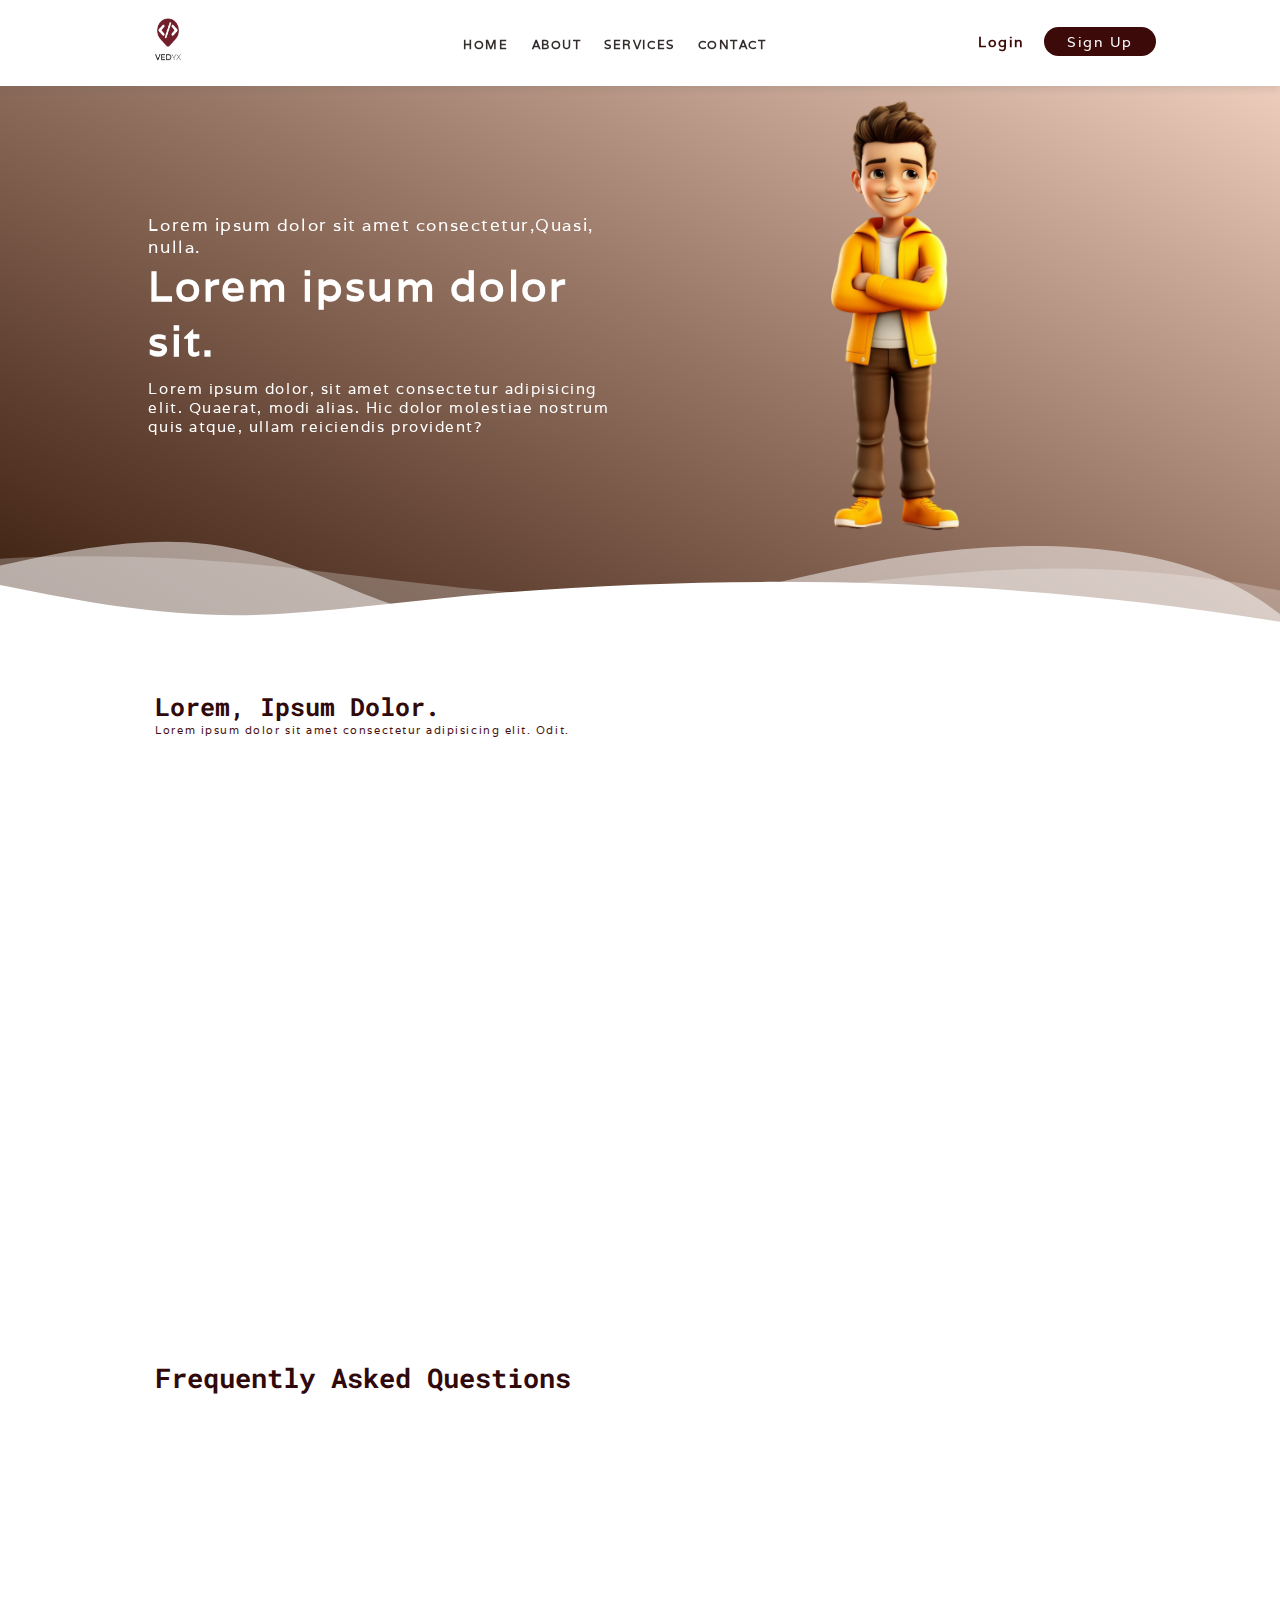
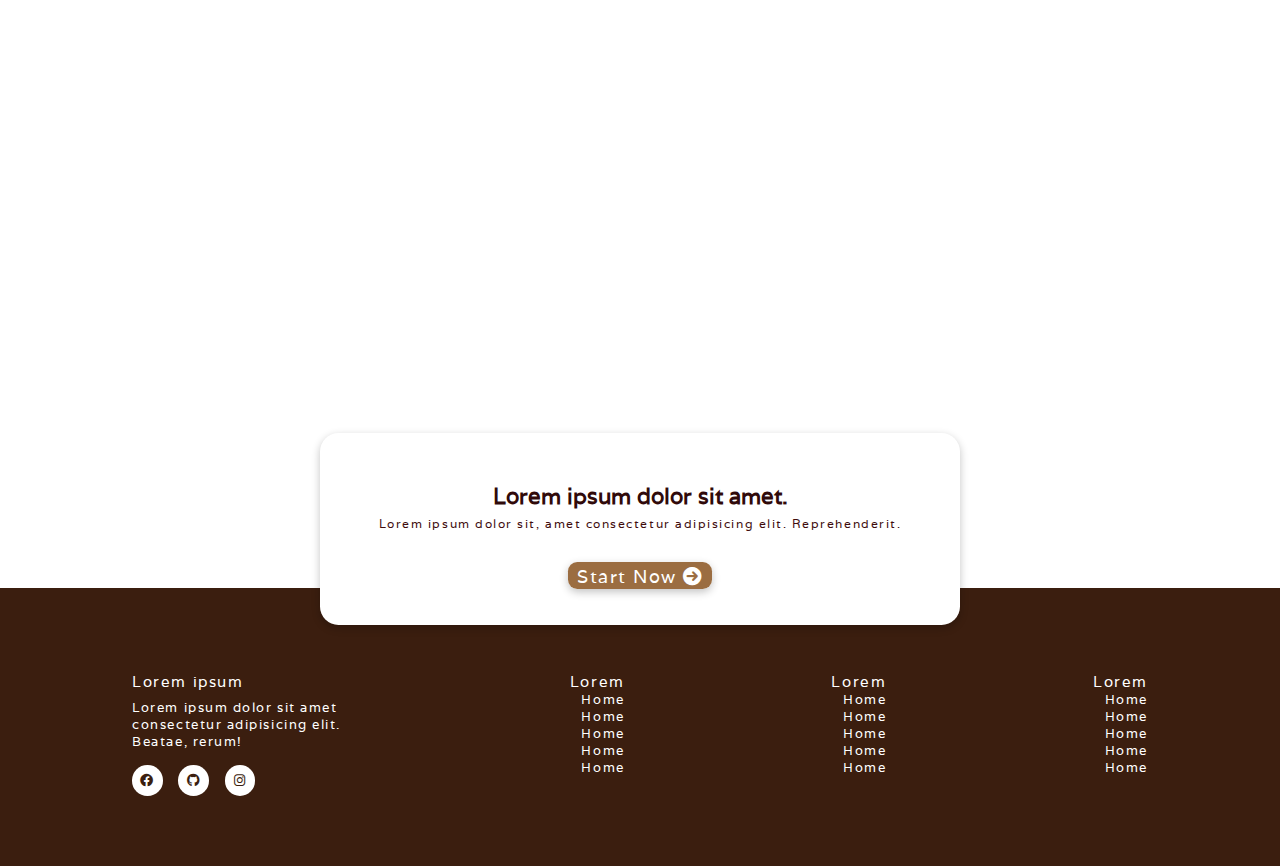
<file: index.html>
<!DOCTYPE html>
<html lang="en">
<head>
    <meta charset="UTF-8">
    <meta name="viewport" content="width=device-width, initial-scale=1.0">
    <meta name="description" content="Boost your tech career with practical tutorials, project-based learning, and skill-building resources in web development, Java, Python, ethical hacking, and more.">
    <title>Homepage</title>
    <link rel="stylesheet" href="https://cdnjs.cloudflare.com/ajax/libs/font-awesome/6.0.0/css/all.min.css" integrity="sha512-9usAa10IRO0HhonpyAIVpjrylPvoDwiPUiKdWk5t3PyolY1cOd4DSE0Ga+ri4AuTroPR5aQvXU9xC6qOPnzFeg==" crossorigin="anonymous" referrerpolicy="no-referrer"/>
    <link href="https://unpkg.com/aos@2.3.1/dist/aos.css" rel="stylesheet">
    <link rel="stylesheet" href="css/style.css">

    <style>
        @media screen and (width <=345px) {
            #contact-button a{
                font-size: 1.1rem;
            }
            #contact-title{
                font-size: 1.8rem;
            }
            #contact-content{
                font-size: 1.1rem;
            }
            #contact-button{
                width: auto;
            }
            #section-contact-homepage .container{
                padding-top: 1rem;
                padding-bottom: 4rem;
            }
        }
    </style>
</head>
<body>
    <!--?Navbar section start-->
    <header class="section-navbar">
    <div class="container" id="navContainer">

    <!-- Logo -->
        <div class="navbar-image">
        <a href="index.html">
            <img src="./assets/Images/vedyx.webp" alt="Logo" height="78px" width="90%" />
        </a>
        </div>

    <!-- Login & Sign Up (always visible) -->
    
    <!-- Hamburger -->
    <div class="hamburger" id="hamburger">☰</div>
    
    <!-- Collapsible Nav Menu (only links) -->
        <nav class="navbar" id="navbarMenu">
            <ul>
                <li class="nav_items"><a href="index.html">Home</a></li>
                <li class="nav_items"><a href="about.html">About</a></li>
                <li class="nav_items"><a href="services.html">Services</a></li>
                <li class="nav_items"><a href="contact.html">Contact</a></li>
            </ul>
        </nav>
        <div class="nav-buttons">
        <a href="login.html" class="btn login">Login</a>
        <a href="signup.html" class="btn register">Sign Up</a>
        </div>

    </div>
    </header>

    <!--?Navbar section end-->

    <!--?Main figure section start-->
    <main>
        <div class="section-main">
            <div class="container grid grid-two--cols">
                <div class="section-main-content" data-aos="fade-right">
                    <p class="content-subheading">Lorem ipsum dolor sit amet consectetur,Quasi, nulla.</p>
                    <h1 class="content-heading">Lorem ipsum dolor sit.</h1>
                    <p class="content-para">Lorem ipsum dolor, sit amet consectetur adipisicing elit. Quaerat, modi alias. Hic dolor molestiae nostrum quis atque, ullam reiciendis provident?</p>
                </div>
                <div class="section-main-image" data-aos="zoom-in-up">
                    <figure>
                        <img src="./assets/Images/3d-cartoon-style-character.webp" alt="a boy doing coding">
                    </figure>
                </div>
                </div>
            </div>
        </div>
        <div class="custom-shape-divider-bottom-1752218502">
    <svg data-name="Layer 1" xmlns="http://www.w3.org/2000/svg" viewBox="0 0 1200 120" preserveAspectRatio="none">
        <path d="M0,0V46.29c47.79,22.2,103.59,32.17,158,28,70.36-5.37,136.33-33.31,206.8-37.5C438.64,32.43,512.34,53.67,583,72.05c69.27,18,138.3,24.88,209.4,13.08,36.15-6,69.85-17.84,104.45-29.34C989.49,25,1113-14.29,1200,52.47V0Z" opacity=".25" class="shape-fill"></path>
        <path d="M0,0V15.81C13,36.92,27.64,56.86,47.69,72.05,99.41,111.27,165,111,224.58,91.58c31.15-10.15,60.09-26.07,89.67-39.8,40.92-19,84.73-46,130.83-49.67,36.26-2.85,70.9,9.42,98.6,31.56,31.77,25.39,62.32,62,103.63,73,40.44,10.79,81.35-6.69,119.13-24.28s75.16-39,116.92-43.05c59.73-5.85,113.28,22.88,168.9,38.84,30.2,8.66,59,6.17,87.09-7.5,22.43-10.89,48-26.93,60.65-49.24V0Z" opacity=".5" class="shape-fill"></path>
        <path d="M0,0V5.63C149.93,59,314.09,71.32,475.83,42.57c43-7.64,84.23-20.12,127.61-26.46,59-8.63,112.48,12.24,165.56,35.4C827.93,77.22,886,95.24,951.2,90c86.53-7,172.46-45.71,248.8-84.81V0Z" class="shape-fill"></path>
    </svg>
</div>
    </main>

    <!--?Main figure section end-->

    <!--?courses section start-->
    <section class="section-course">
        <div class="container">
            <div class="common-heading">Lorem, ipsum dolor.</div>
            <p class="common-subheading">Lorem ipsum dolor sit amet consectetur adipisicing elit. Odit.</p>
        </div>
        <div class="container grid grid-four--cols">
            <div class="course-div"  data-aos="fade-up">
                <div class="course-icon">
                    <i class="fa-brands fa-linux"></i>
                </div>
                <h3 class="section-common--title">Linux</h3>
                    <p>
                        Lorem, ipsum dolor sit amet consectetur adipisicing elit. Unde atque possimus deserunt consectetur alias, sit enim saepe fugit nesciunt deleniti consequuntur accusamus.
                    </p>
            </div>
            <div class="course-div" data-aos="fade-up">
                <div class="course-icon">
                    <i class="fa-brands fa-html5"></i>
                </div>
                <h3 class="section-common--title">HTML</h3>
                    <p>
                        Lorem, ipsum dolor sit amet consectetur adipisicing elit. Unde atque possimus deserunt consectetur alias, sit enim saepe fugit nesciunt deleniti consequuntur accusamus.
                    </p>
            </div>
            <div class="course-div" data-aos="fade-up">
                <div class="course-icon">
                    <i class="fa-brands fa-css3-alt"></i>
                </div>
                <h3 class="section-common--title">CSS</h3>
                    <p>
                        Lorem, ipsum dolor sit amet consectetur adipisicing elit. Unde atque possimus deserunt consectetur alias, sit enim saepe fugit nesciunt deleniti consequuntur accusamus.
                    </p>
            </div>
            <div class="course-div" data-aos="fade-up">
                <div class="course-icon">
                    <i class="fa-brands fa-js"></i>
                </div>
                <h3 class="section-common--title">JavaScript</h3>
                    <p>
                        Lorem, ipsum dolor sit amet consectetur adipisicing elit. Unde atque possimus deserunt consectetur alias, sit enim saepe fugit nesciunt deleniti consequuntur accusamus.
                    </p>
            </div> 
            <div class="course-div" data-aos="fade-up">
                <div class="course-icon">
                    <i class="fa-brands fa-python"></i>
                </div>
                <h3 class="section-common--title">Python</h3>
                    <p>
                        Lorem, ipsum dolor sit amet consectetur adipisicing elit. Unde atque possimus deserunt consectetur alias, sit enim saepe fugit nesciunt deleniti consequuntur accusamus.
                    </p>
            </div>
            <div class="course-div" data-aos="fade-up" >
                <div class="course-icon">
                    <i class="fa-brands fa-java"></i>
                </div>
                <h3 class="section-common--title">Java</h3>
                    <p>
                        Lorem, ipsum dolor sit amet consectetur adipisicing elit. Unde atque possimus deserunt consectetur alias, sit enim saepe fugit nesciunt deleniti consequuntur accusamus.
                    </p>
            </div>
            <div class="course-div" data-aos="fade-up" >
                <div class="course-icon">
                    <i class="fa-brands fa-docker"></i>
                </div>
                <h3 class="section-common--title">Docker</h3>
                    <p>
                        Lorem, ipsum dolor sit amet consectetur adipisicing elit. Unde atque possimus deserunt consectetur alias, sit enim saepe fugit nesciunt deleniti consequuntur accusamus.
                    </p>
            </div>
        </div>

    </section>

    <!--?courses section end-->

    <!--?Faq section start-->
    <section class="section-faq">
        <div class="container">
            <div class="common-heading">Frequently Asked Questions</div>
        </div>
        <div class="container grid grid-one--cols">
        <div class="faq-div" data-aos="fade-right" data-aos-delay="100">
            <button class="accordion">
                Lorem ipsum dolor sit amet.
                <i class="fa-solid fa-chevron-down"></i>
            </button>
            <div class="answer">
                <p>Lorem, ipsum dolor sit amet consectetur adipisicing elit. Esse, officia enim! Eligendi maiores incidunt aut ducimus maxime voluptatibus, eos laudantium.</p>
            </div>
        </div> 
        <div class="faq-div" data-aos="fade-left" data-aos-delay="100">
            <button class="accordion">
                Lorem ipsum dolor sit amet.
                <i class="fa-solid fa-chevron-down"></i>
            </button>
            <div class="answer">
                <p>Lorem, ipsum dolor sit amet consectetur adipisicing elit. Esse, officia enim! Eligendi maiores incidunt aut ducimus maxime voluptatibus, eos laudantium.</p>
            </div>
        </div>
        <div class="faq-div" data-aos="fade-right" data-aos-delay="150">
            <button class="accordion">
                Lorem ipsum dolor sit amet.
                <i class="fa-solid fa-chevron-down"></i>
            </button>
            <div class="answer">
                <p>Lorem ipsum dolor sit amet consectetur adipisicing elit. Earum ab qui a saepe fugiat animi autem, odit, libero non explicabo sint sed cum temporibus officiis reprehenderit laborum illo ut tempora!</p>
            </div>
        </div>
        <div class="faq-div" data-aos="fade-left" data-aos-delay="150">
            <button class="accordion">
                Lorem ipsum dolor sit amet.
                <i class="fa-solid fa-chevron-down"></i>
            </button>
            <div class="answer">
                <p>Lorem, ipsum dolor sit amet consectetur adipisicing elit. Esse, officia enim! Eligendi maiores incidunt aut ducimus maxime voluptatibus, eos laudantium.</p>
            </div>
        </div>
        </div>
    </section>
    <!--?Faq section end-->

    <!--?footer contact section start-->

    <div class="section-contact-homepage" id="section-contact-homepage">
        <div class="container grid grid-one--cols">
            <div class="contact-content" id="contact-content">
                <h2 class="contact-title" id="contact-title">Lorem ipsum dolor sit amet.</h2>
                <p>Lorem ipsum dolor sit, amet consectetur adipisicing elit. Reprehenderit.</p>
            </div>
        <div class="contact-button btn" id="contact-button">
                <a href="contact.html">
                    start now <i class="fa-solid fa-arrow-circle-right"></i>
                </a>
        </div>
        </div>
    </div>

    <!--?footer contact section end-->

    <!--?Footer section start-->
    <footer>
        <div class="container grid grid-four--cols">
            <div class="footer-1">
                <div class="logo">
                    <a href="index.html" class="footer-subheading">Lorem ipsum</a>
                </div>
                <p>Lorem ipsum dolor sit amet consectetur adipisicing elit. Beatae, rerum!</p>

                <div class="footer-icon">
                    <a href="" target="_blank">
                        <i class="fa-brands fa-facebook"></i>
                    </a>
                    <a href="" target="_blank">
                        <i class="fa-brands fa-github"></i>
                    </a>
                    <a href="" target="_blank">
                        <i class="fa-brands fa-instagram"></i>
                    </a>
                </div>
            </div>
            <div class="footer-2">
                <p class="footer-subheading">Lorem</p>
                <ul>
                    <li><a href="index.html">Home</a></li>
                    <li><a href="index.html">Home</a></li>
                    <li><a href="index.html">Home</a></li>
                    <li><a href="index.html">Home</a></li>
                    <li><a href="index.html">Home</a></li>
                </ul>
            </div>
            <div class="footer-3">
                <p class="footer-subheading">Lorem</p>
                <ul>
                    <li><a href="index.html">Home</a></li>
                    <li><a href="index.html">Home</a></li>
                    <li><a href="index.html">Home</a></li>
                    <li><a href="index.html">Home</a></li>
                    <li><a href="index.html">Home</a></li>
                </ul>
            </div>
            <div class="footer-4">
                <p class="footer-subheading">Lorem</p>
                <ul>
                    <li><a href="index.html">Home</a></li>
                    <li><a href="index.html">Home</a></li>
                    <li><a href="index.html">Home</a></li>
                    <li><a href="index.html">Home</a></li>
                    <li><a href="index.html">Home</a></li>
                </ul>
            </div>
        </div>
    </footer>
    <!--?Footer section end-->


    <!--?Aos plugin js start-->
    <script src="https://unpkg.com/aos@2.3.1/dist/aos.js"></script>
    <script>
        AOS.init();
        </script>
    <!--?Aos plugin js end-->




    <!--?Js code snippet start-->
    <script>
        var acc=document.getElementsByClassName("accordion");
        var i;
        for(i=0; i<acc.length ; i++){
            acc[i].addEventListener("click",function()
            {
                this.classList.toggle("active");
                this.parentElement.classList.toggle("active");
                var ans = this.nextElementSibling;
                if(ans.style.display === "block"){
                    ans.style.display = "none";
                }else{
                    ans.style.display = "block";
                }
            })
        }
    </script>
    <!--?Js code snippet start-->

    <script>
    const hamburger = document.getElementById("hamburger");
    const navbarMenu = document.getElementById("navbarMenu");

    hamburger.addEventListener("click", () => {
        navbarMenu.classList.toggle("active");
    });
</script>

</body>
</html>
</file>
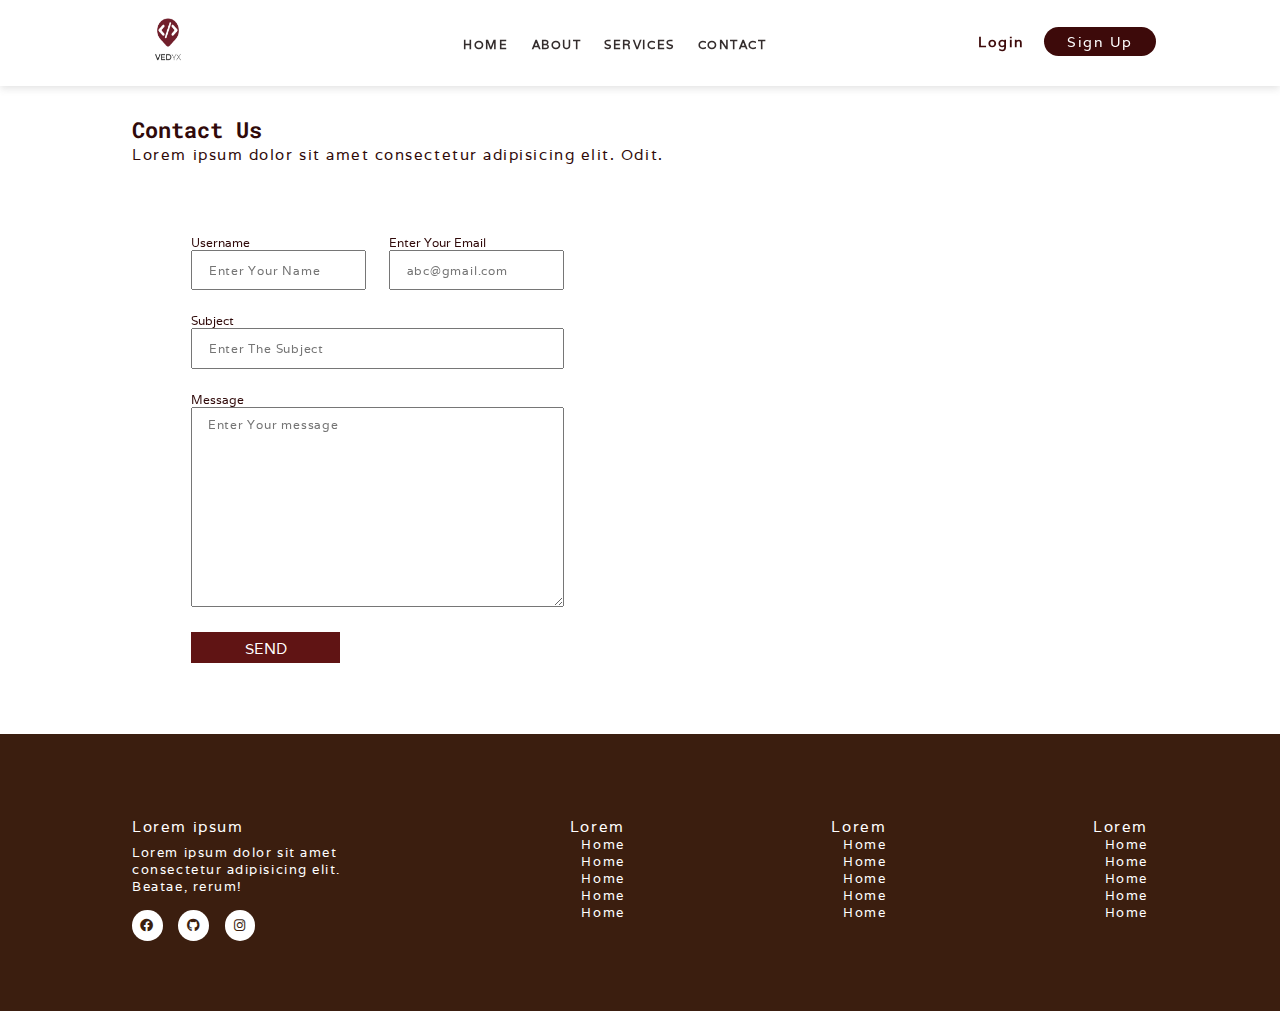
<file: contact.html>
<!DOCTYPE html>
<html lang="en">
<head>
    <meta charset="UTF-8">
    <meta name="viewport" content="width=device-width, initial-scale=1.0">
    <meta name="description" content="Boost your tech career with practical tutorials, project-based learning, and skill-building resources in web development, Java, Python, ethical hacking, and more.">
    <title>Contact</title>
    <link rel="stylesheet" href="https://cdnjs.cloudflare.com/ajax/libs/font-awesome/6.0.0/css/all.min.css" integrity="sha512-9usAa10IRO0HhonpyAIVpjrylPvoDwiPUiKdWk5t3PyolY1cOd4DSE0Ga+ri4AuTroPR5aQvXU9xC6qOPnzFeg==" crossorigin="anonymous" referrerpolicy="no-referrer"/>
    <link href="https://unpkg.com/aos@2.3.1/dist/aos.css" rel="stylesheet">
    <link rel="stylesheet" href="css/style.css">
    <link rel="preconnect" href="https://fonts.googleapis.com">
    <link rel="preconnect" href="https://fonts.gstatic.com" crossorigin>
    <link href="https://fonts.googleapis.com/css2?family=Varela&display=swap" rel="stylesheet">

    <style>
        .section-contact .grid{
            padding: 1rem 1rem;
            padding-bottom: 3rem;
            gap:2.2rem;
        }
        .contact-content{
            padding-left: 2.8rem;
        }
        form{
            margin-left: -20rem;
            padding: 2rem 3rem ;
        }
        .grid-two--cols{
            display: grid;
            grid-template-columns: repeat(2,1fr);
            gap:3rem;
            margin-bottom: 3rem;
        }
        input,textarea{
            width: 100%;
            padding: 1.2rem 2rem;
            letter-spacing: .1rem;
            color: rgb(48, 10, 10);
            font-family: "varela",sans-serif;
        }
        
        ::placeholder{
            font-size: 1.5rem;
            letter-spacing: .1rem;
        }
        label{
        display: block;
        text-transform: capitalize;
        font-size: 1.5rem;
        color: var(--main_color);
        font-family: var(--font-family2);
        }

        input:focus-visible, textarea:focus-visible{
            color:rgb(57, 12, 12);
            outline: .1rem solid rgb(50, 8, 8);
            border-radius: .1rem;
        }

        .submit{
            width: 40%;
            margin-left: -4rem;
            background-color: rgb(96, 20, 20);
            color: white;
            font-size: 2rem;
            text-align: center;
            font-weight: 550;
            font-family: "varela",sans-serif;
            text-transform: uppercase;
            transition: all .2s ease-out;
        }
        .submit:hover{
            background-color: rgb(59, 12, 12);
        }
        .contact-map{
            padding-top: 3.4rem;
        }
        .container .grid{
            padding-top: 1rem;
        }
        .section-contact .container:first-child{
            padding-bottom: 5rem;
        }
        @media screen and (width >=2900px) {
        iframe{
            width: 50rem;
            height: 40rem;
            margin: 1rem 4rem;
            margin-top: 0;
        }
        form{
            width: 50rem;
            height: auto;
        }
    }
    @media screen and (width <=1300px) {
        iframe{
            width:60rem;
            height: 53rem;
            padding-left: 7rem;
        }
        form{
            height: auto;
            margin-left: 0;
            padding-left: 0;
        }
    }
    @media screen and (width <= 768px) {
        .section-contact .grid-two--cols {
            grid-template-columns: 1fr;
        }
        form {
            width: 100%;
            padding:0 8rem;
            padding-left: 2rem;
        }
        iframe{
            width: 100%;
            padding-left: 4rem;
            padding-right: 6rem;
        }
    }


    </style>
</head>
<body>
    <!--?Navbar section start-->
    <header class="section-navbar">
    <div class="container" id="navContainer">

    <!-- Logo -->
        <div class="navbar-image">
        <a href="index.html">
            <img src="./assets/Images/vedyx.webp" alt="Logo" height="78px" width="90%" />
        </a>
        </div>

    <!-- Login & Sign Up (always visible) -->
    
    <!-- Hamburger -->
    <div class="hamburger" id="hamburger">☰</div>
    
    <!-- Collapsible Nav Menu (only links) -->
        <nav class="navbar" id="navbarMenu">
            <ul>
                <li class="nav_items"><a href="index.html">Home</a></li>
                <li class="nav_items"><a href="about.html">About</a></li>
                <li class="nav_items"><a href="services.html">Services</a></li>
                <li class="nav_items"><a href="contact.html">Contact</a></li>
            </ul>
        </nav>
        <div class="nav-buttons">
        <a href="login.html" class="btn login">Login</a>
        <a href="signup.html" class="btn register">Sign Up</a>
        </div>

    </div>
    </header>

    <!--?Navbar section end-->

    <!--?main contact section start-->
    <section class="section-contact">
        <div class="container">
            <div class="common-heading">contact us</div>
            <p class="common-subheading">Lorem ipsum dolor sit amet consectetur adipisicing elit. Odit.</p>
        </div>
        <div class="container grid grid-two--cols">
            <div class="contact-content" data-aos="fade-right" data-aos-delay="100">
                <form   action="https://formspree.io/f/xanbyeya"  method="POST">
                    <div class="grid-two--cols">
                        <div>
                            <label for="fullname">username</label>
                            <input type="text" name="fullname" id="fullname" required autocomplete="off" placeholder="Enter Your Name" />
                        </div>
                        <div>
                            <label for="email">enter your email</label>
                            <input type="email" name="email" id="email" required autocomplete="off" placeholder="abc@gmail.com" />
                        </div>
                    </div>
                    <div class="contact-3">
                        <label for="subject">subject</label>
                        <input type="text" name="subject" id="subject" placeholder="Enter The Subject">
                    </div>
                    <div class="contact-3">
                        <label for="message">message</label>
                        <textarea name="message" id="message" cols="30" rows="10" placeholder="Enter Your message"></textarea>
                    </div>
                    <div>
                        <button type="submit" class="btn submit">Send</button>
                    </div>
                </form>
            </div>
            <div class="contact-map" data-aos="fade-left" data-aos-delay="200">
                <iframe src="https://www.google.com/maps/embed?pb=!1m18!1m12!1m3!1d117925.35231277325!2d88.26495090163961!3d22.53540637448262!2m3!1f0!2f0!3f0!3m2!1i1024!2i768!4f13.1!3m3!1m2!1s0x39f882db4908f667%3A0x43e330e68f6c2cbc!2sKolkata%2C%20West%20Bengal!5e0!3m2!1sen!2sin!4v1752342689618!5m2!1sen!2sin" width="600" height="450" style="border:0;" allowfullscreen="" loading="lazy" referrerpolicy="no-referrer-when-downgrade">
                </iframe>
            </div>
        </div>
    </section>

    <!--?main contact section start-->

    
    <!--?Footer section start-->
    <footer>
        <div class="container grid grid-four--cols">
            <div class="footer-1">
                <div class="logo">
                    <a href="index.html" class="footer-subheading">Lorem ipsum</a>
                </div>
                <p>Lorem ipsum dolor sit amet consectetur adipisicing elit. Beatae, rerum!</p>

                <div class="footer-icon">
                    <a href="" target="_blank">
                        <i class="fa-brands fa-facebook"></i>
                    </a>
                    <a href="" target="_blank">
                        <i class="fa-brands fa-github"></i>
                    </a>
                    <a href="" target="_blank">
                        <i class="fa-brands fa-instagram"></i>
                    </a>
                </div>
            </div>
            <div class="footer-2">
                <p class="footer-subheading">Lorem</p>
                <ul>
                    <li><a href="index.html">Home</a></li>
                    <li><a href="index.html">Home</a></li>
                    <li><a href="index.html">Home</a></li>
                    <li><a href="index.html">Home</a></li>
                    <li><a href="index.html">Home</a></li>
                </ul>
            </div>
            <div class="footer-3">
                <p class="footer-subheading">Lorem</p>
                <ul>
                    <li><a href="index.html">Home</a></li>
                    <li><a href="index.html">Home</a></li>
                    <li><a href="index.html">Home</a></li>
                    <li><a href="index.html">Home</a></li>
                    <li><a href="index.html">Home</a></li>
                </ul>
            </div>
            <div class="footer-4">
                <p class="footer-subheading">Lorem</p>
                <ul>
                    <li><a href="index.html">Home</a></li>
                    <li><a href="index.html">Home</a></li>
                    <li><a href="index.html">Home</a></li>
                    <li><a href="index.html">Home</a></li>
                    <li><a href="index.html">Home</a></li>
                </ul>
            </div>
        </div>
    </footer>
    <!--?Footer section end-->


        <!--?Aos plugin js start-->
    <script src="https://unpkg.com/aos@2.3.1/dist/aos.js"></script>
    <script>
        AOS.init();
        </script>
    <!--?Aos plugin js end-->


    <script>
    const hamburger = document.getElementById("hamburger");
    const navbarMenu = document.getElementById("navbarMenu");

    hamburger.addEventListener("click", () => {
        navbarMenu.classList.toggle("active");
    });
</script>

</body>
</html>
</file>
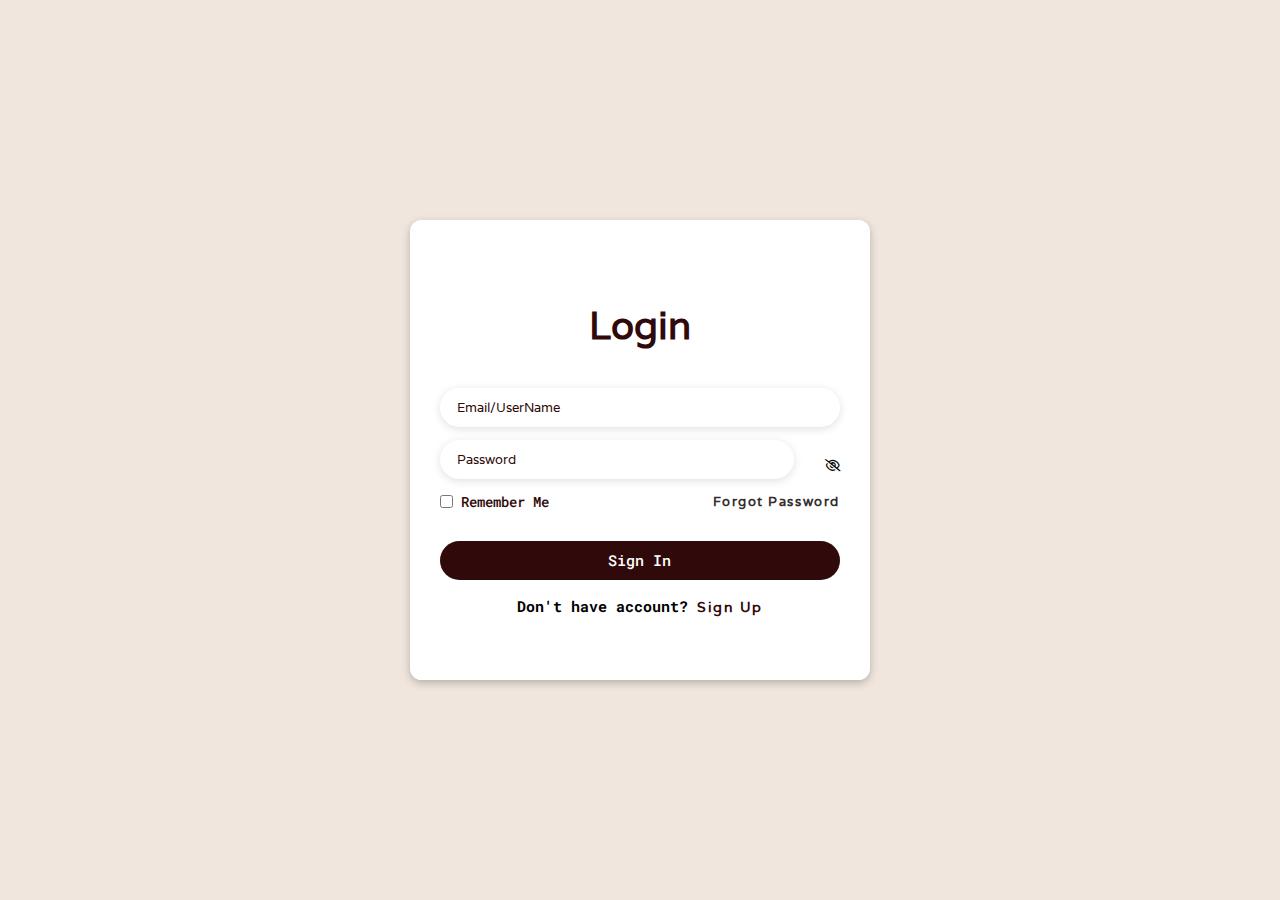
<file: login.html>
<!DOCTYPE html>
<html lang="en">
<head>
    <meta charset="UTF-8">
    <meta name="viewport" content="width=device-width, initial-scale=1.0">
    <title>Login | Lorem</title>
    <link rel="stylesheet" href="https://cdnjs.cloudflare.com/ajax/libs/font-awesome/6.0.0/css/all.min.css" integrity="sha512-9usAa10IRO0HhonpyAIVpjrylPvoDwiPUiKdWk5t3PyolY1cOd4DSE0Ga+ri4AuTroPR5aQvXU9xC6qOPnzFeg==" crossorigin="anonymous" referrerpolicy="no-referrer"/>
    <link href="https://unpkg.com/aos@2.3.1/dist/aos.css" rel="stylesheet">
    <link rel="stylesheet" href="css/style.css">
    <style>
        body{
            width: 100vw;
            height: 100vh;
            background: #f0e6dd;
            font-family: "varela",sans-serif;
            display: flex;
            justify-content: center;
            align-items: center;
        }
        ::placeholder{
            font-weight: 500;
            color:rgb(48,10,10);
        }
        section{
            display: flex;
            align-items: center;
            font-size: 1.6rem;
            color: rgb(48,10,10);
        }
        label{
            font-size: 1.8rem;
            font-weight: 500;
            text-transform: capitalize;
        }
        section a{
            font-size: 1.7rem;
            font-weight: 600;
            text-transform: capitalize;
            transition: all .2s ease-in-out;
        }
        #check{
            margin-right: 1rem;
            cursor: pointer;
            width: auto;
            aspect-ratio: 1;
        }
        .fa-regular{
            /* position: absolute;
            right:57rem;
            top:51.5%;
            transform: translate(-50%,-50%); */
            font-size: 1.6rem;
            cursor: pointer;
        }
        .input-submit{
            position: relative; 
        }
        .submit-btn{
            width: 100%;
            height: 5rem;
            background-color: rgb(48,10,10);
            border-radius:3rem;
            border: none;
            cursor: pointer;
            transition:all .3s;
        }
        .input-submit label{
            position:absolute;
            top:45%;
            left:50%;
            transform: translate(-50%,-50%);
            color: #fff;
            cursor: pointer;
            font-size: 2rem;
            font-weight: 500;
        }
        .submit-btn:hover{
            transform: scale(1.05,1);
            box-shadow: rgba(0, 0, 0, 0.24) 0px 3px 8px;
        }
        .signup{
            text-align: center;
            font-size: 1.3rem;
            margin-top: 1.8rem;  
        }
        .signup a{
            color: rgb(48,10,10);
            font-weight: 600;
            font-size: 1.8rem;
            font-family: "varela",sans-serif;
        }

        .password{
            display: flex;
            justify-content: space-between;
            align-items: center;
            gap: 4rem;
        }
        #password{
            width: 90%;
        }
        
        /*Responsive start*/

        @media screen and (width <=630px) {
            html{
                font-size: 50%;
            }
        }
        @media screen and (width <= 530px) {
            html{
                font-size: 45%;
            }
            .account-box{
                margin: 0 2rem;
            }
        }
        @media screen and (width <= 345px) {
            html{
                font-size: 45%;
            }
            .forget{
                gap:3rem;
            }
        }
        @media screen and (width >= 1920px) {
            html{
                font-size: 88%;
            }
            #check{
                width: 1.6rem;
                aspect-ratio: 1;
            }
        }
        @media screen and (width >=3000px){
            html{
                font-size: 1.7rem;
            }
            #check{
                width: 1.8rem;
                aspect-ratio: 1;
            }
        }
        /*Responsive end*/
    </style>
</head>
<body>
    <div class="account-box">
        <div class="common-header">
            <header>
                Login
            </header>
        </div>
        <div class="input-box">
            <input type="email" class="input-field" placeholder="Email/UserName" autocomplete="off" required>
        </div>
        <div class="input-box password">
            <input type="password" class="input-field password-input"  id="password" placeholder="Password" autocomplete="off" required>
            <div class="toogle"><i class="fa-regular fa-eye-slash" id="eye"></i></div>
        </div>
        <div class="forget">
            <section>
                <input type="checkbox" id="check">
                <label for="check">Remember me</label>
            </section>
            <section>
                <a href="#" target="_blank">Forgot Password</a>
            </section>
        </div>
        <div class="input-submit">
            <button type="submit" class="submit-btn" id="submit"></button>
            <label for="submit">Sign In</label>
        </div>
        <div class="signup">
            <h2>Don't have account? <a href="signup.html">Sign Up</a></h2>
        </div>
    </div>


    

    <!--?password toggle js script start-->
    <script>
        const eye = document.getElementById("eye");
        const password = document.getElementById("password");
        eye.onclick = function() {
            if(password.type == "password"){
                password.type="text";
                eye.classList="fa-regular fa-eye";
            }
            else{
                password.type = "password";
                eye.classList="fa-regular fa-eye-slash";
            }
        }
    </script>

    <!--?password toggle js script end-->
</body>
</html>
</file>
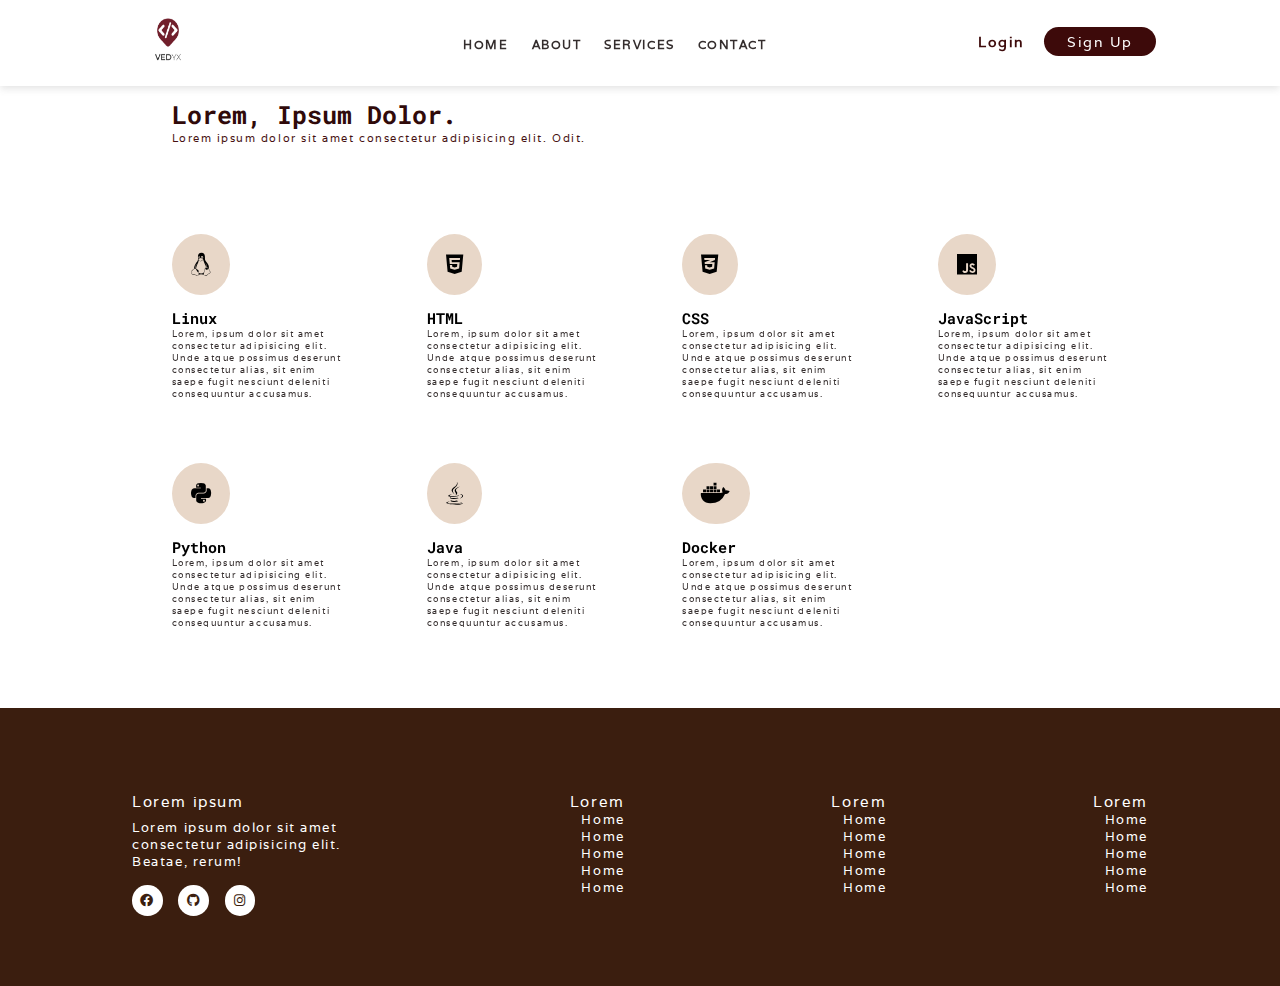
<file: services.html>
<!DOCTYPE html>
<html lang="en">
<head>
    <meta charset="UTF-8">
    <meta name="viewport" content="width=device-width, initial-scale=1.0">
    <meta name="description" content="Boost your tech career with practical tutorials, project-based learning, and skill-building resources in web development, Java, Python, ethical hacking, and more.">
    <title>Services</title>
    <link rel="stylesheet" href="https://cdnjs.cloudflare.com/ajax/libs/font-awesome/6.0.0/css/all.min.css" integrity="sha512-9usAa10IRO0HhonpyAIVpjrylPvoDwiPUiKdWk5t3PyolY1cOd4DSE0Ga+ri4AuTroPR5aQvXU9xC6qOPnzFeg==" crossorigin="anonymous" referrerpolicy="no-referrer"/>
    <link href="https://unpkg.com/aos@2.3.1/dist/aos.css" rel="stylesheet">
    <link rel="stylesheet" href="css/style.css">

    <style>
        .section-course .common-heading{
            margin-top: 2.8rem;
        }

        .section-course .grid{
            padding-top: 2rem;
        }
    </style>
</head>
<body>
        <!--?Navbar section start-->
    <header class="section-navbar">
  <div class="container" id="navContainer">

    <!-- Logo -->
        <div class="navbar-image">
        <a href="index.html">
            <img src="./assets/Images/vedyx.webp" alt="Logo" height="78px" width="90%" />
        </a>
        </div>

    <!-- Login & Sign Up (always visible) -->
    
    <!-- Hamburger -->
    <div class="hamburger" id="hamburger">☰</div>
    
    <!-- Collapsible Nav Menu (only links) -->
        <nav class="navbar" id="navbarMenu">
            <ul>
                <li class="nav_items"><a href="index.html">Home</a></li>
                <li class="nav_items"><a href="about.html">About</a></li>
                <li class="nav_items"><a href="services.html">Services</a></li>
                <li class="nav_items"><a href="contact.html">Contact</a></li>
            </ul>
        </nav>
        <div class="nav-buttons">
        <a href="login.html" class="btn login">Login</a>
        <a href="signup.html" class="btn register">Sign Up</a>
        </div>

    </div>
    </header>

    <!--?Navbar section end-->

    <!--?courses section start-->
    <main>
    <section class="section-course">
        <div class="container">
            <div class="common-heading">Lorem, ipsum dolor.</div>
            <p class="common-subheading">Lorem ipsum dolor sit amet consectetur adipisicing elit. Odit.</p>
        </div>
        <div class="container grid grid-four--cols">
            <div class="course-div"  data-aos="fade-up" >
                <div class="course-icon">
                    <i class="fa-brands fa-linux"></i>
                </div>
                <h3 class="section-common--title">Linux</h3>
                    <p>
                        Lorem, ipsum dolor sit amet consectetur adipisicing elit. Unde atque possimus deserunt consectetur alias, sit enim saepe fugit nesciunt deleniti consequuntur accusamus.
                    </p>
            </div>
            <div class="course-div" data-aos="fade-up">
                <div class="course-icon">
                    <i class="fa-brands fa-html5"></i>
                </div>
                <h3 class="section-common--title">HTML</h3>
                    <p>
                        Lorem, ipsum dolor sit amet consectetur adipisicing elit. Unde atque possimus deserunt consectetur alias, sit enim saepe fugit nesciunt deleniti consequuntur accusamus.
                    </p>
            </div>
            <div class="course-div" data-aos="fade-up" >
                <div class="course-icon">
                    <i class="fa-brands fa-css3-alt"></i>
                </div>
                <h3 class="section-common--title">CSS</h3>
                    <p>
                        Lorem, ipsum dolor sit amet consectetur adipisicing elit. Unde atque possimus deserunt consectetur alias, sit enim saepe fugit nesciunt deleniti consequuntur accusamus.
                    </p>
            </div>
            <div class="course-div" data-aos="fade-up" >
                <div class="course-icon">
                    <i class="fa-brands fa-js"></i>
                </div>
                <h3 class="section-common--title">JavaScript</h3>
                    <p>
                        Lorem, ipsum dolor sit amet consectetur adipisicing elit. Unde atque possimus deserunt consectetur alias, sit enim saepe fugit nesciunt deleniti consequuntur accusamus.
                    </p>
            </div> 
            <div class="course-div" data-aos="fade-up" >
                <div class="course-icon">
                    <i class="fa-brands fa-python"></i>
                </div>
                <h3 class="section-common--title">Python</h3>
                    <p>
                        Lorem, ipsum dolor sit amet consectetur adipisicing elit. Unde atque possimus deserunt consectetur alias, sit enim saepe fugit nesciunt deleniti consequuntur accusamus.
                    </p>
            </div>
            <div class="course-div" data-aos="fade-up">
                <div class="course-icon">
                    <i class="fa-brands fa-java"></i>
                </div>
                <h3 class="section-common--title">Java</h3>
                    <p>
                        Lorem, ipsum dolor sit amet consectetur adipisicing elit. Unde atque possimus deserunt consectetur alias, sit enim saepe fugit nesciunt deleniti consequuntur accusamus.
                    </p>
            </div>
            <div class="course-div" data-aos="fade-up">
                <div class="course-icon">
                    <i class="fa-brands fa-docker"></i>
                </div>
                <h3 class="section-common--title">Docker</h3>
                    <p>
                        Lorem, ipsum dolor sit amet consectetur adipisicing elit. Unde atque possimus deserunt consectetur alias, sit enim saepe fugit nesciunt deleniti consequuntur accusamus.
                    </p>
            </div>
        </div>

    </section>
    </main>

    <!--?courses section end-->


    <!--?Footer section start-->
    <footer>
        <div class="container grid grid-four--cols">
            <div class="footer-1">
                <div class="logo">
                    <a href="index.html" class="footer-subheading">Lorem ipsum</a>
                </div>
                <p>Lorem ipsum dolor sit amet consectetur adipisicing elit. Beatae, rerum!</p>

                <div class="footer-icon">
                    <a href="" target="_blank">
                        <i class="fa-brands fa-facebook"></i>
                    </a>
                    <a href="" target="_blank">
                        <i class="fa-brands fa-github"></i>
                    </a>
                    <a href="" target="_blank">
                        <i class="fa-brands fa-instagram"></i>
                    </a>
                </div>
            </div>
            <div class="footer-2">
                <p class="footer-subheading">Lorem</p>
                <ul>
                    <li><a href="index.html">Home</a></li>
                    <li><a href="index.html">Home</a></li>
                    <li><a href="index.html">Home</a></li>
                    <li><a href="index.html">Home</a></li>
                    <li><a href="index.html">Home</a></li>
                </ul>
            </div>
            <div class="footer-3">
                <p class="footer-subheading">Lorem</p>
                <ul>
                    <li><a href="index.html">Home</a></li>
                    <li><a href="index.html">Home</a></li>
                    <li><a href="index.html">Home</a></li>
                    <li><a href="index.html">Home</a></li>
                    <li><a href="index.html">Home</a></li>
                </ul>
            </div>
            <div class="footer-4">
                <p class="footer-subheading">Lorem</p>
                <ul>
                    <li><a href="index.html">Home</a></li>
                    <li><a href="index.html">Home</a></li>
                    <li><a href="index.html">Home</a></li>
                    <li><a href="index.html">Home</a></li>
                    <li><a href="index.html">Home</a></li>
                </ul>
            </div>
        </div>
    </footer>
    <!--?Footer section end-->

    <!--?Aos plugin js start-->
    <script src="https://unpkg.com/aos@2.3.1/dist/aos.js"></script>
    <script>
        AOS.init();
        </script>
    <!--?Aos plugin js end-->

    <script>
    const hamburger = document.getElementById("hamburger");
    const navbarMenu = document.getElementById("navbarMenu");

    hamburger.addEventListener("click", () => {
        navbarMenu.classList.toggle("active");
    });
</script>

</body>
</html>
</file>
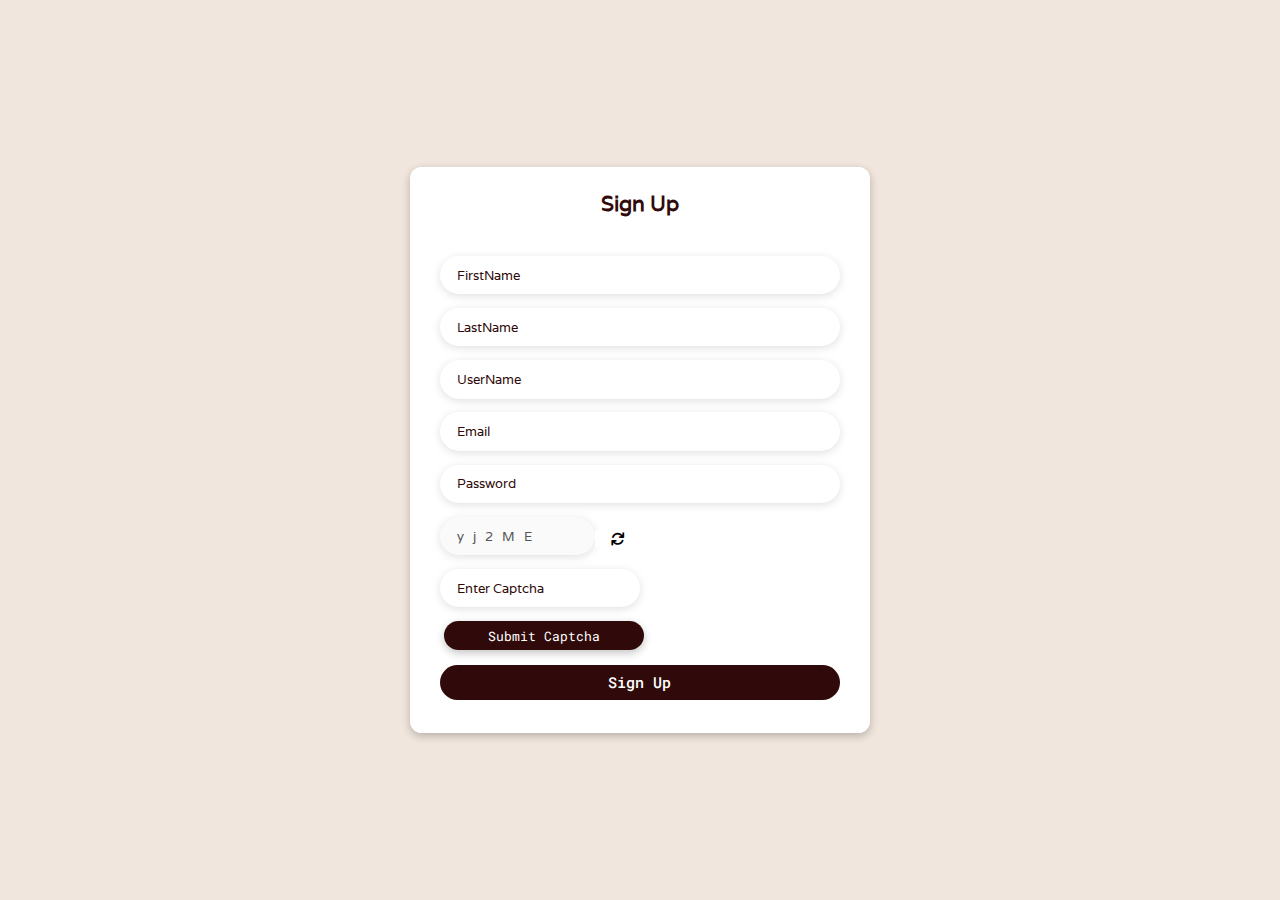
<file: signup.html>
<!DOCTYPE html>
<html lang="en">
<head>
    <meta charset="UTF-8">
    <meta name="viewport" content="width=device-width, initial-scale=1.0">
    <title>Sign Up | Lorem</title>
    <link rel="stylesheet" href="https://cdnjs.cloudflare.com/ajax/libs/font-awesome/6.0.0/css/all.min.css" integrity="sha512-9usAa10IRO0HhonpyAIVpjrylPvoDwiPUiKdWk5t3PyolY1cOd4DSE0Ga+ri4AuTroPR5aQvXU9xC6qOPnzFeg==" crossorigin="anonymous" referrerpolicy="no-referrer"/>
    <link href="https://unpkg.com/aos@2.3.1/dist/aos.css" rel="stylesheet">
    <link rel="stylesheet" href="css/style.css">
    <style>
        body{
            width: 100vw;
            height: 100vh;
            background: #f0e6dd;
            font-family: "varela",sans-serif;
            display: flex;
            justify-content: center;
            align-items: center;
        }
        .common-header header{
            font-size: 2.7rem;
            margin-bottom: 0;
            font-weight: 600;
        }
        ::placeholder{
            font-weight: 500;
            color:rgb(48,10,10);
        }
        /* .fa-regular{
            position: absolute;
            right:57rem;
            top:55%;
            transform: translate(-50%,-50%);
            font-size: 1.4rem;
            cursor: pointer;
        } */
        .input-submit{
            position: relative; 
        }
        .submit-btn{
            width: 100%;
            height: 4.5rem;
            background-color: rgb(48,10,10);
            border-radius:3rem;
            border: none;
            cursor: pointer;
            transition:all .3s;
        }
        .input-submit label{
            position:absolute;
            top:45%;
            left:50%;
            transform: translate(-50%,-50%);
            color: #fff;
            cursor: pointer;
            font-size: 2rem;
            font-weight: 500;
        }
        .submit-btn:hover{
            transform: scale(1.05,1);
            box-shadow: rgba(0, 0, 0, 0.24) 0px 3px 8px;
        }
        .account-box{
            padding-bottom: 4rem;
            padding-top: 1rem;
            height: auto;
        }
        .button{    
            margin: 0;
            position: relative;
            left: -3.5rem;
        }
        .btn{
            margin-bottom: 2rem;
            background-color: rgb(48,10,10);
            color: #fff;
            width: 50%;
            border-radius: 3rem;
            outline:none;
            box-shadow: rgba(0, 0, 0, 0.24) 0px 3px 8px;
        }
        .Captcha{
            width: 50%;
        }
        .message{
            width: 50%;
            position: relative;
            bottom: -1.5rem;
            font-size: 1.8rem;
            color:green;
            font-weight: 550;
            font-family: "varela",sans-serif;
            display: none;
        }
        .message.active{
            display: block;
        }
        .Captcha-input{
            display: flex;
            justify-content: space-between;
            width: 100%;
            gap: 2.3rem;
        }
        .Captcha-input .input-field{
            width: 50%;
        }
        .Captcha-input .message{
            width: 50%;
        }
        .fa-solid{
            font-size: 1.8rem;
            cursor: pointer;
            padding: 0 2rem;
            
        }
        .Captcha-input .input-field{
            transition: .2s;
        }
        .Captcha-input .input-field:focus{
            width:55%;
        }
        .Captcha{
            display: flex;
            justify-content: space-around;
        }
        .refresh{
            height: fit-content;
            background-color: #fff;
            border: none;
            margin-top:1.7rem;
        }

        @media screen and (width <=700px){
            html{
                font-size:55%;
            }
        }
        @media screen and (width <=700px){
            html{
                font-size:51%;
            }
            .account-box{
                margin: 0 2rem;
            }
        }
        @media screen and (width <=460px){
            html{
                font-size:45%;
            }
            .account-box{
                margin: 0 2rem;
            }
        }
        @media screen and (width <=385px){
            html{
                font-size:40%;
            }
            body{
                padding: 0;
            }
            .account-box{
                margin: 0 2rem;
            }
        }
        @media screen and (width <=340px){
            html{
                font-size:38%;
            }
            body{
                padding: 0;
            }
            .account-box{
                margin: 0 2rem;
            }
            .input-box{
                width: 100%;
            }
            .btn{
                width: 90px;
                height:28px;
                font-size: 1.5rem;
            }
        }
        @media screen and (width >= 1920px) {
            html{
                font-size: 80%;
            }
            .btn{
                font-size: 1.2rem;
            }
        }
        @media screen and (width >=3000px){
            html{
                font-size: 1.7rem;
            }
        }
        
    </style>
</head>
<body>
    <div class="account-box">
        <div class="common-header">
            <header>
                Sign Up
            </header>
        </div>
        <div class="input-box">
            <input type="text" class="input-field" placeholder="FirstName" autocomplete="off" required>
        </div>
        <div class="input-box">
            <input type="text" class="input-field" placeholder="LastName" autocomplete="off" required>
        </div>
        <div class="input-box">
            <input type="text" class="input-field" placeholder="UserName" autocomplete="off" required>
        </div>
        <div class="input-box">
            <input type="email" class="input-field" placeholder="Email" autocomplete="off" required>
        </div>
        <div class="input-box">
            <input type="text" class="input-field" id="password" placeholder="Password" autocomplete="off" required>

        </div>
        <div class="input-box Captcha">
            <input type="text" class="input-field" value=" " disabled>
            <button class="refresh"><i class="fa-solid fa-arrows-rotate"></i></button>
        </div>
        <div class="input-box Captcha-input">
            <input type="text" class="input-field" placeholder="Enter Captcha" autocomplete="off" required>
            <span class="message">Entered Captcha is Correct</span>
        </div>
        <div class="input-box button">
            <button class="btn">Submit Captcha</button>
        </div>
        <div class="input-submit">
            <button type="submit" class="submit-btn" id="submit"></button>
            <label for="submit">Sign Up</label>
        </div>

        
        
    <!--?Aos plugin js start-->
    <script src="https://unpkg.com/aos@2.3.1/dist/aos.js"></script>
    <script>
        AOS.init();
        </script>
    <!--?Aos plugin js end-->


        <script>

        /*captcha js snippet start*/

        const captchaTextBox = document.querySelector(".Captcha input");
        const captchaInputBox = document.querySelector(".Captcha-input input");
        const refreshButton = document.querySelector(".refresh");
        const message = document.querySelector(".message");
        const submitButton = document.querySelector(".button");

        let captchaText = null;
// Function to generate captcha
const generateCaptcha = () => {
    const randomString = Math.random().toString(36).substring(2, 7);
    const randomStringArray = randomString.split("");
    const changeString = randomStringArray.map((char) => (Math.random() > 0.5 ? char.toUpperCase() : char));
    captchaText = changeString.join("   ");
    captchaTextBox.value = captchaText;
    console.log(captchaText);
};
const refreshBtnClick = () => {
    generateCaptcha();
    captchaInputBox.value = "";
    captchaKeyUpValidate();
};
const captchaKeyUpValidate = () => {
  //Toggle submit button disable class based on captcha input field.
    submitButton.classList.toggle("disabled", !captchaInputBox.value);
    if (!captchaInputBox.value) message.classList.remove("active");
};
// Function to validate the entered captcha
const submitBtnClick = () => {
    captchaText = captchaText
    .split("")
    .filter((char) => char !== " ")
    .join("");
    message.classList.add("active");  
    message.style.backgroundColor = "#fff";
    message.style.width = "27rem";
    message.style.padding = "1px 1px 1px 3px";
    message.style.bottom = "-1.2rem"
  // Check if the entered captcha text is correct or not
    if (captchaInputBox.value === captchaText) {
    message.innerText = "Entered captcha is correct";
    message.style.color = "#32a84e";
    } else {
    message.innerText = "Entered captcha is not correct";
    message.style.color = "#FF2525";
    }
};
// Add event listeners for the refresh button, captchaInputBox, submit button
refreshButton.addEventListener("click", refreshBtnClick);
captchaInputBox.addEventListener("keyup", captchaKeyUpValidate);
submitButton.addEventListener("click", submitBtnClick);
// Generate a captcha when the page loads
generateCaptcha();

        /*captcha js snippet end*/


    </script>



</body>
</html>
</file>
<file: css/style.css>
@import url('https://fonts.googleapis.com/css2?family=Roboto+Mono:ital,wght@0,100..700;1,100..700&display=swap');
@import url('https://fonts.googleapis.com/css2?family=Varela&display=swap');

/****main portion start ****/
*{
    margin: 0;
    padding: 0;
    box-sizing: border-box;
    font-family: "Roboto Mono", monospace;
    font-optical-sizing: auto;
    /*outline: 1px solid red;*/
}
:root{
    --background_color:#fff;
    --box_shadow:rgba(99, 99, 99, 0.2) 0px 2px 8px 0px;
    --heading_color:rgb(52, 45, 45);
    --main_color:rgb(48, 10, 10);
    --supporting_color:rgb(65, 13, 13);
    --font-family1: "Roboto Mono", monospace;
    --font-family2:"Varela", sans-serif;
    --para-color:rgb(70, 16, 16);
    --cream-color:#fff9f5;
    --another-cream-color:#f8f4f0;
    --hover-box_shadow:rgba(0, 0, 0, 0.24) 0px 3px 8px;
    --box_shadow2:rgba(0, 0, 0, 0.24) 0px 3px 8px;
    --footer_color:#3b1e0f;
    --section-main-color:#efb77f;
}
html{
    font-size: 59%;
    overflow-x: hidden;
    width: 100%;
}
h1,h2,h3,h4,h5,h6{
    font-family: "Roboto Mono", monospace;
}
p,li,a{
    font-family:"Varela", sans-serif; 
    font-size: 2.4rem;
    text-decoration: none;
    letter-spacing: .2rem;
    list-style: none;
    font-weight: 550;
    color: var(--heading_color);
}
body {
    overflow-x: hidden;
    width: 100%;
}
/****main portion end****/

/*****Reusable start*****/
.container{
    max-width: 136rem; /*?1530px*/
    margin: 0 auto;
    padding: 8.3rem 1.9rem ;
}
.grid{
    display: grid;
}
.grid-two--cols{
    grid-template-columns:repeat(2,1fr);
}
.grid-four--cols{
    grid-template-columns: repeat(4,1fr);
    padding-top: 4.8rem;
}
.grid-one--cols{
    grid-template-columns: 1fr;
}
.grid-three--cols{
    grid-template-columns: repeat(3,1fr);
}
.grid-two--rows{
    grid-template-rows: repeat(2,1fr);
}
/*****Reusable end*****/

/***section navbar start***/
.section-navbar{
    width: 100%;
    box-shadow: var(--box_shadow);
    height: 14.2rem;
    position:fixed;
    background-color: var(--background_color);
    padding: 0;
    height: 11.20rem;
    z-index: 100;
}
.section-navbar .container{
    display: flex;
    justify-content: space-between;
    align-items: center;
    padding:0;
    gap:2rem;

    &.navbar{  
        gap:2rem;
    }
    & .navbar-image{
        display: flex;
        align-items: center;
        margin-right: 4rem;
        padding-left: 2rem;
    }
}
.section-navbar .navbar ul{
    display: flex;
    gap: 3rem;
    text-transform: uppercase;
    padding-right: 1rem;

    & .nav_items a{
        color: var(--heading_color);
        font-weight: 600;
        display: inline-block;
        font-size: 1.5rem;
        position: relative;
    
    &::before{
        content: "";
        position: absolute;
        top: -.3rem;
        left: 0;
        border-top: .2rem solid var(--supporting_color);
        width: 0%;
        transition: all 0.5s;
    }

    &::after{
        content: "";
        position: absolute;
        bottom: -.3rem;
        right: 0;
        border-bottom: .2rem solid var(--supporting_color);
        width: 0%;
        transition: all 0.5s;
    }
    }
    & .nav_items a:hover::before{
            width:100%; 
            transition: width 0.25s ease-in-out 0.25s;
        }
    & .nav_items a:hover::after{
            width:100%; 
            transition: width 0.25s ease-in-out 0.25s;
        }
}

.btn {
    padding: .7rem;
    text-decoration: none;
    border: none;
    cursor: pointer;
    display: inline-block;
    position:relative;
    left:4rem;
}

/***Login - button****/
.login {
    position: relative;
    left: -1rem;
    color: #3d0a0a;
    background-color: transparent;
    font-size: 1.8rem;
    font-weight: 900;
    margin-left: -2rem;
    /* font-size: clamp(1.2rem, 1.6vw, 1.6rem);
    padding: clamp(0.3rem, 1vw, 0.6rem) clamp(1.5rem, 3vw, 2rem);
    white-space: nowrap; */
    transition: all .3s;
    -webkit-transition: all .3s;
    -moz-transition: all .3s;
    -ms-transition: all .3s;
    -o-transition: all .3s;
    &:hover{
        transform: scale(1.1);
        -webkit-transform: scale(1.1);
        -moz-transform: scale(1.1);
        -ms-transform: scale(1.1);
        -o-transform: scale(1.1);
}

}
/***** Register - button ****/
.register {
    position: relative;
    left: .2rem;
    margin-right: 1rem;
    background-color: #3d0a0a;
    color: white;
    border-radius: 999px;
    padding:.7rem 3rem;
    font-size: 1.8rem;
    /* font-size: clamp(1.2rem, 1.6vw, 1.6rem);
    padding: clamp(0.3rem, 1vw, 0.6rem) clamp(1.5rem, 3vw, 2rem);
    white-space: nowrap; */
    transition: all .4s;
    -webkit-transition: all .4s;
    -moz-transition: all .4s;
    -ms-transition: all .4s;
    -o-transition: all .4s;
    &:hover{
        transform: scale(1.1);
        -webkit-transform: scale(1.1);
        -moz-transform: scale(1.1);
        -ms-transform: scale(1.1);
        -o-transform: scale(1.1);
        box-shadow: rgba(0, 0, 0, 0.24) 0px 3px 8px;
}
}

/* Hide hamburger by default */
    .hamburger {
    display: none;
    font-size: 3rem;
    cursor: pointer;
    z-index: 101;
    color: var(--main_color);
    }



/***section navbar end***/

/****Main figure start****/
main{
    background-image: linear-gradient(to right top, #3b1e0f, #684838, #977665, #c8a796, #fbdbca);
    position:relative;
    & .container{
        padding-top: 10rem;
        padding-left: 4rem;
        padding-right: 4rem;
    }
}

.section-main-image img{
    width:100%;
    height: auto;
}

.section-main .grid{
    align-items: center;
    gap:2rem;

    & .content-heading{
        font-size: 5.5rem;
        color:var(--background_color);
        display: inline-block;
        letter-spacing: .3rem;
        font-weight: 700;
        font-family: "Varela", sans-serif;
    }

    & .content-subheading{
        color:var(--background_color);
        font-size: 2.2rem;
        font-weight: 500;
        font-family:var(--font-family2) ;
    }

    & .content-para{
        color: var(--background_color);
        font-size:1.9rem;
        font-family: var(--font-family2);
        font-weight: 500;
        position: relative;
        bottom: -1.4rem;
    }
}
/***?Wavey effect start****/

.custom-shape-divider-bottom-1752218502 {
    position: absolute;
    bottom: 0;
    left: 0;
    width: 100%;
    overflow: hidden;
    line-height: 0;
    transform: rotate(180deg);
    border: none;
}
.custom-shape-divider-bottom-1752218502 svg {
    position: relative;
    display: block;
    width: calc(155% + 1.3px);
    height: 12rem;
    border:none;
}
.custom-shape-divider-bottom-1752218502 .shape-fill {
    fill: #ffffff;
}

/***?Wavey effect end***/

/****Main figure end****/

/****course section start****/
.section-course .container .common-heading
{
    color: var(--main_color);
    font-size: 3.2rem;
    font-family: var(--font-family1);
    font-weight: 700;
    text-transform: capitalize;
    padding-left: 3rem;
}
.section-course .container .common-subheading
{
    color: var(--para-color);
    font-size: 1.4rem;
    padding-left: 3rem;
}
.section-course
{
  background-color: #ffffff;  /* ✅ match SVG shape-fill */
    position: relative;
    z-index: 0;

    & p{
        font-size: 6.2rem;
        font-family: var(--font-family2);
    }
}

.course-div{ 
    & p{
    font-size: 1.2rem;
    font-family: var(--font-family2);
    }
    & h3{
        font-size: 1.9rem;
        font-weight: 700;
        font-family: var(--font-family1);
    }
}

.section-course .grid{
    gap:5rem;
}

/****?course icon start****/
.course-icon .fa-brands{
    padding: 2.5rem;
    background-color:#e8d7c8;
    font-size: 3rem;
    border-radius: 50%;
    -webkit-border-radius: 50%;
    -moz-border-radius: 50%;
    -ms-border-radius: 50%;
    -o-border-radius: 50%;
    color:black;
    position:relative;
    bottom:1.8rem;
}
/****?course icon end****/
.section-course .course-div{
    padding: 2rem 3rem;
    padding-top: 3rem;
    cursor: pointer;
    transition: all 190ms linear;
    -webkit-transition: all 150ms ease-in;
    -moz-transition: all 150ms linear;
    -ms-transition: all 150ms linear;
    -o-transition: all 150ms linear;
    &:hover
    {
        box-shadow: var(--hover-box_shadow);
    }
}

/****course section end****/




/****Faq section start****/

.section-faq .container .common-heading{
    color: var(--main_color);
    font-size: 3.5rem;
    font-family: var(--font-family1);
    font-weight: 700;
    text-transform: capitalize;
    padding-left: 3rem; 
}
.section-faq .faq-div{
    width: 100%;
    margin: auto;
    padding: 2.8rem 1.2rem;
}
.faq-div .accordion{
    background-color: var(--background_color);
    color: #3d0a0a;
    font-family: varela,sans-serif;
    font-size: 1.6rem;
    cursor: pointer;
    width: 100%;
    padding: 1.8rem 2rem;
    border: none;
    transition: all .2s ease-in-out;
    -webkit-transition: all .2s ease-in-out;
    -moz-transition: all .2s ease-in-out;
    -ms-transition: all .2s ease-in-out;
    -o-transition: all .2s ease-in-out;
    display: flex;
    justify-content: space-between;
    align-items: center;
    font-weight: 700;
    text-transform: uppercase;
    outline: none;
    letter-spacing: .2rem;
    & i{
        font-size: 1.4rem;
    }
}
.active,.accordion:hover{
    background-color: var(--another-cream-color);
}
.answer{
    padding:0rem 2rem 2.5rem 2rem;
    background-color: var(--background_color);
    overflow: hidden;
    background-color: var(--another-cream-color);
    display: none;
    
    & p{
    color: var(--main_color);
    font-size: 1.8rem;
    line-height: 2rem;
    font-family: var(--font-family2);
    font-weight: 200;
    padding-top: 2rem;
}
}
.section-faq .faq-div{
    border:1px solid rgba(0, 0, 0, 0.19);
    margin:6px 0;
}
.faq-div.active{
    border: none;
}

.faq-div .active{
    background-color: var(--another-cream-color);
}

.section-faq .container{
    padding-top: 5rem;
    padding-bottom: 5rem;
}
/****Faq section end****/

/****Footer contact section start****/

.section-contact-homepage{
    width: 50%;
    height:25rem;
    margin:0 auto;
    box-shadow: var(--box_shadow2);
    margin-top: 8.2rem;
    margin-bottom: 3.2rem;
    border-radius: 2.4rem;
    -webkit-border-radius: 2.4rem;
    -moz-border-radius: 2.4rem;
    -ms-border-radius: 2.4rem;
    -o-border-radius: 2.4rem;
    position: relative;
    bottom:-8rem;
    z-index: 1; 
    background-color: var(--background_color);

    & .grid{
        align-items: center;
    }
}
.section-contact-homepage .container{
    padding-top: 5rem;
    padding-bottom: 4rem;
}
.contact-title{
    font-family: varela,sans-serif;
    font-size: 2.9rem;
    font-weight: 600;
    color: var(--main_color);
    text-align: center;
}

.contact-content{
    padding: 1.2rem 0 1.2rem 0;
    justify-items: center;

    & p{
    font-size: 1.6rem;
    margin:.8rem 0 1.2rem 0;
    color: var(--supporting_color);
    text-align: center;
}
}

.section-contact-homepage{
    & .fa-solid{
        padding: 0;
        color: var(--background_color);
    }
    & .btn a{
        background-color: #9b6d41;
        color: var(--background_color);
        border-radius: 1.2rem;
        -webkit-border-radius: 1.2rem;
        -moz-border-radius: 1.2rem;
        -ms-border-radius: 1.2rem;
        -o-border-radius: 1.2rem;
        padding: .2rem 1.2rem;
        text-transform: capitalize;
        box-shadow: var(--box_shadow2);
}
}
.section-contact-homepage .btn{
    width: auto;
    height: auto;
    text-align: center;
    transition: all .2s ease-in;
    -webkit-transition: all .2s ease-in;
    -moz-transition: all .2s ease-in;
    -ms-transition: all .2s ease-in;
    -o-transition: all .2s ease-in;

    &:hover
    {
        scale: 1.04 1;
    }
}

.section-contact-homepage .grid{
    display: grid;
    grid-template-columns: 1fr;
    gap: 1.2rem;
}
.section-contact-homepage .btn{
    left: 0;
}

/****Footer contact section end****/


/****Footer section start****/

footer{
    background-color: var(--footer_color);
    height: auto;
    padding: 6rem 2rem .8rem 2rem;

    & .grid{
        gap:4rem;
        text-align: right;
    }
    
}
footer *{
    color: var(--background_color);
    font-size: 1.7rem;
}

.footer-subheading{
    font-size: 2rem;
    font-weight: 500;
}

.footer-1 p{
    margin: 1rem 0 2rem 0;
}

.footer-icon{
    display: flex;
    gap: 2rem;

    & .fa-brands{
        width: 4rem;
        aspect-ratio: 1;
        background-color: var(--background_color);
        color: var(--footer_color);
        border-radius: 50%;
        -webkit-border-radius: 50%;
        -moz-border-radius: 50%;
        -ms-border-radius: 50%;
        -o-border-radius: 50%;
        display: flex;
        justify-content: center;
        align-items: center;
}
}

.footer-1{
    text-align: left;
}
/****Footer section end****/


/****Main contact section start****/
    .section-contact .container{
        padding-top:15rem;
    }

    .section-contact .common-heading{
        font-size: 2.8rem;
        font-family: var(--font-family1);
        font-weight: 700;
        color: var(--main_color);
        text-transform: capitalize;
    }
    .section-contact .container .grid{
        padding: 1rem 1rem;
    }

    .section-contact .common-subheading{
        font-size: 2rem;
        font-family: var(--font-family2);
        color: var(--main_color);
    }
    .contact-content .grid{
        margin-bottom: 3rem;
        gap: 2rem;
    }
    .contact-3{
        margin-bottom: 3rem;
    }
    

/****Main contact section start****/


/****Scrollbar start****/

::-webkit-scrollbar{
    width:12px
}
::-webkit-scrollbar-track{
    background-color: #f9e4d0;
}
::-webkit-scrollbar-thumb{
    background: var(--main_color);
    border-radius: 10px;
    -webkit-border-radius: 10px;
    -moz-border-radius: 10px;
    -ms-border-radius: 10px;
    -o-border-radius: 10px;
}


/****scrollbar end****/


/****Login page start****/

    .account-box{
        display: flex;
        justify-content: center;
        flex-direction: column;
        padding: 4rem;
        width: 60rem;
        height: 60rem;
        background-color: #fff;
        border-radius: 1.5rem;
        box-shadow: rgba(0, 0, 0, 0.24) 0px 3px 8px;
    }
    .common-header{
        text-align: center;
        margin: 2rem 0 5rem 0;
    }

    .common-header header{
        color: var(--main_color);
        font-size: 5rem;
        font-weight: 600;
        font-family: var(--font-family2);
    }
    .input-box .input-field{
        width: 100%;
        height: 5rem;
        font-size:1.7rem;
        padding:0 2.2rem;
        border-radius: 3rem;
        -webkit-border-radius: 3rem;
        -moz-border-radius: 3rem;
        -ms-border-radius: 3rem;
        -o-border-radius: 3rem;
        margin-bottom: 1.8rem;
        border: none;
        box-shadow: var(--box_shadow);
        outline: none;
        transition: .2s;
        -webkit-transition: .2s;
        -moz-transition: .2s;
        -ms-transition: .2s;
        -o-transition: .2s;
        font-family: var(--font-family2);
}

.input-field:focus{
    width: 105%;
    box-shadow: var(--box_shadow2);
}

.forget{
    display: flex;
    justify-content: space-between;
    margin-bottom: 4rem;
}

.account-box section a:hover{
        transform: scale(1.05,1);
        -webkit-transform: scale(1.05,1);
        -moz-transform: scale(1.05,1);
        -ms-transform: scale(1.05,1);
        -o-transform: scale(1.05,1);
}



/****Login page end****/



/****Responsive start****/


    @media screen and (width >= 1920px){
        html{
            font-size: 80%;
        }
        .contact-map{
            width: 3rem;
        }
    }




    @media screen and (width >= 2900px) {
        html{
            font-size: 1.5rem;
        }
        .container{
            width: 100%;
            height: auto;
        }
        .section-navbar .container{
            margin-top: 2rem;
            & img{
                width: 8rem;
                height: 8rem;
            }
        }
    }






    @media screen and (width <= 1300px) {
        html{
            font-size: 48%;
        }
        ::-webkit-scrollbar{
            width: .1rem;
        }
        .navbar-image img{
            max-height: 78px;
        }
    }
    
    @media screen and (width <= 1100px) {
        .section-course .grid-four--cols{
                grid-template-columns: repeat(auto-fit, minmax(250px, 1fr));
                gap: 4rem;
                padding-top: 4.8rem;
            }
    }






    @media screen and (width <=998px){
        .section-main{
            height: auto;
            padding-bottom: 7rem;

            & .grid-two--cols{
                grid-template-columns: 1fr;
                align-content: center;
            }
            .section-main-content{
                order:2;
            }
            .section-main-image{
                order:1;    
            }

            & figure {
                text-align: center;
            }

            & img{
                width:40%;
            }
        }

        footer .grid-four--cols{
            grid-template-columns: repeat(3, minmax(10%,1fr));
            text-align:left;
            gap:5rem;

            & .footer-1{
                grid-row: 2/3;
                grid-column: 1/-1;
                margin-top: 3.2rem;
            }
        }
    }






    @media screen and (max-width: 768px) {
        .hamburger {
            display: block;
            position: absolute;
            top: 3.5rem;
            right: 2rem;
        }

        .navbar {
            display: none;
            flex-direction: column;
            align-items: center;
            background-color: white;
            position: absolute;
            top: 11rem;
            left: 0;
            width: 100%;
            padding: 2rem 1rem;
            box-shadow: var(--box_shadow2);
            z-index: 100;
        }

        .navbar.active {
            display: flex;
            gap: 2rem;
        }

        .navbar ul {
            flex-direction: column;
            gap: 1.4rem;
            padding: 0;
            margin: 0;
            width: 100%;
            text-align: center;
        }

        .nav-buttons {
            position: absolute;
            right: 6rem;
            top: 3.3rem;
            display: flex;
            gap: 0.8rem;
        }

        .btn.login,
        .btn.register {
            font-size: 1.9rem;
            padding: 0.5rem 1.3rem;
            border-radius: 999px;
            white-space: nowrap;
            margin-top: .6rem;
        }

        .btn.register{
            margin-right: 2rem;
            padding-left: 3rem;
            padding-right: 3rem;
        }

        .section-navbar .container {
            position: relative;
            flex-wrap: nowrap;
            justify-content: space-between;
            align-items: center;
        }

        .section-main .grid .section-main-content {
            & .content-heading{
            font-size: 3rem;
            }
            & .content-subheading{
                font-size: 2rem;
            }

            & .content-para{
                font-size: 1.8rem;
            }
        }

        .section-main img{
            margin-top: 2rem;
        }
    }

    


    
    
    @media screen and (width <= 360px){
        .btn.register{
            margin-right: 2rem;
            padding-left: 1rem;
            padding-right: 1rem;
        }
        .nav-buttons{
            gap: 0;
        }
    }
    




    
@media screen and (width <= 651px) {
    .section-contact-homepage .btn{
        display: block;
        text-align: center;
    }
    .section-contact-homepage .container{
        padding: 6rem 2rem ;
        padding-top: 3rem;
    }
    .section-contact-homepage .grid{
        gap:0rem;
        
        & .contact-title{
            font-size:2.8rem;
        }
        
        & .contact-content p{
            font-size:1.4rem;
            
        }
        
        & .contact-button a{
            font-size: 1.8rem;
        }
    }    
}





@media screen and (width <=480px) {
    
    .section-main .grid .section-main-content {
        & .content-heading{
            font-size: 2.4rem;
        }
        & .content-subheading{
            font-size: 1.8rem;
        }
        & .content-para{
            font-size: 1.2rem;
        }
    }
    .section-main img{
        margin-top: 2.4rem;
    }
    
    .section-main .grid-two--cols{
        gap:1.2rem;
    }
}






@media screen and (width <=431px) {
    .section-contact-homepage #contact-title{
        font-size: 2rem;
    }
    #contact-content p{
        font-size: 1.2rem;
    }
    #contact-button a{
        font-size: 1.4rem;
    }
    #section-contact-homepage .container{
        padding-left: 4rem;
        padding-right: 4rem;
    }
}



/****Responsive end****/
</file>
